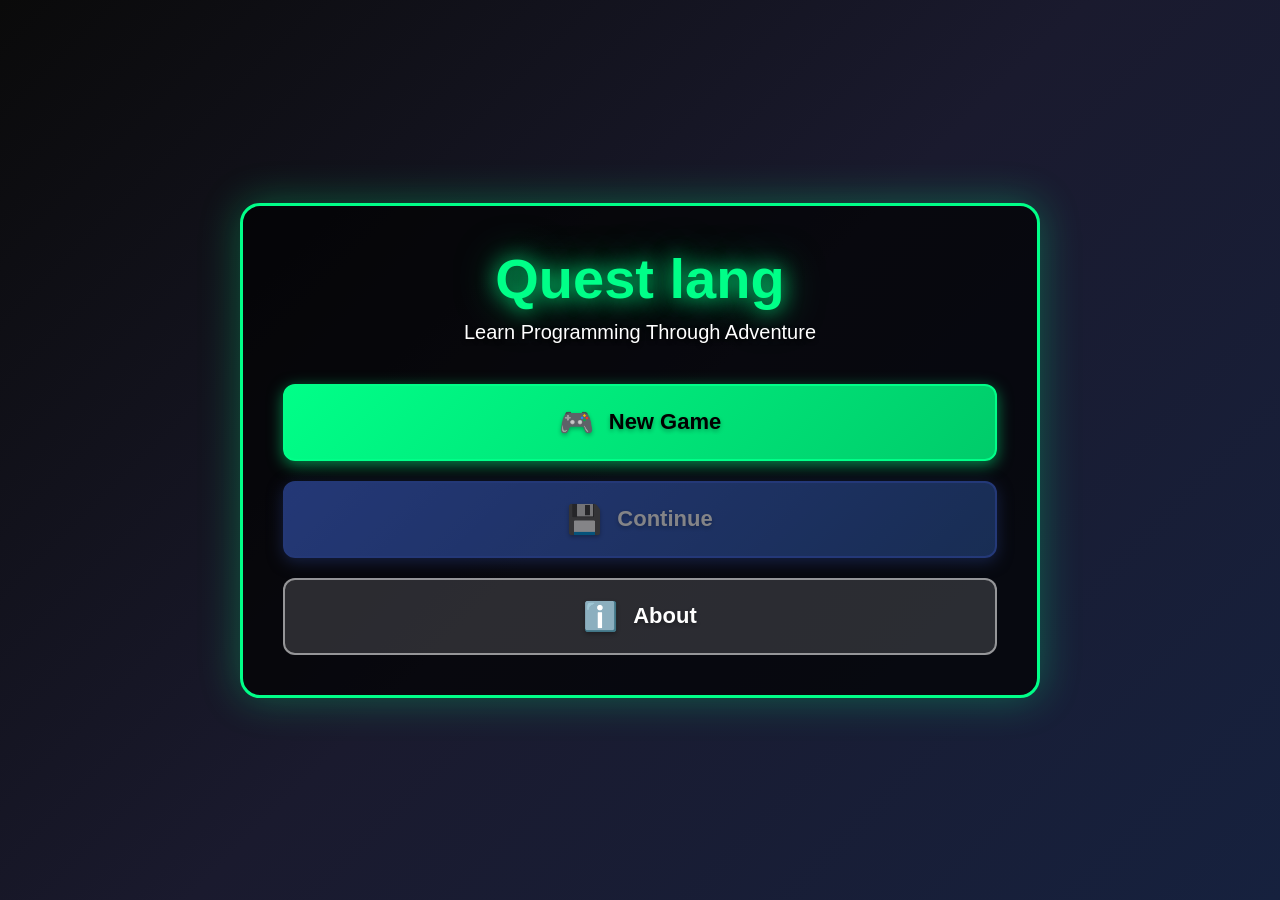
<file: index.html>
<!doctype html>
<html lang="en">
  <head>
    <meta charset="UTF-8" />
    <meta name="viewport" content="width=device-width, initial-scale=1.0, maximum-scale=1.0, user-scalable=no" />
    <meta name="apple-mobile-web-app-capable" content="yes" />
    <meta name="mobile-web-app-capable" content="yes" />
    <title>Quest of the IT Hero</title>
    <link rel="stylesheet" href="styles.css" />
  </head>
  <body>
    <!-- Main Menu -->
    <div id="main-menu" class="menu-screen">
      <div class="menu-container">
        <h1 class="game-logo">Quest lang</h1>
        <p class="game-subtitle">Learn Programming Through Adventure</p>

        <div class="menu-buttons">
          <button class="menu-btn primary" onclick="showDifficultyMenu()">
            <span class="btn-icon">🎮</span>
            New Game
          </button>
          <button
            class="menu-btn secondary"
            id="continue-btn"
            onclick="showSaveManagement()"
          >
            <span class="btn-icon">💾</span>
            Continue
          </button>
          <button
            class="menu-btn tertiary"
            onclick="alert('Credits: Digital Innovators Guild')"
          >
            <span class="btn-icon">ℹ️</span>
            About
          </button>
        </div>
      </div>
    </div>

    <!-- Save Management Screen -->
    <div id="save-management" class="menu-screen" style="display: none">
      <div class="menu-container">
        <h2 class="menu-title">Load Game</h2>
        <p class="menu-subtitle">Select a save file to continue your journey</p>

        <div id="save-slots" class="save-slots-container">
          <!-- Save slots will be populated here -->
        </div>

        <button class="menu-btn back-btn" onclick="showMainMenu()">
          ← Back to Menu
        </button>
      </div>
    </div>

    <!-- Difficulty Selection -->
    <div id="difficulty-menu" class="menu-screen" style="display: none">
      <div class="menu-container">
        <h2 class="menu-title">Choose Your Difficulty</h2>
        <p class="menu-subtitle">
          Select a challenge level that matches your programming experience
        </p>

        <div id="difficulty-options" class="difficulty-grid"></div>

        <button class="menu-btn back-btn" onclick="showMainMenu()">
          ← Back to Menu
        </button>
      </div>
    </div>

    <!-- Story Screen -->
    <div id="story-screen" class="menu-screen" style="display: none">
      <div class="story-container">
        <h2 id="story-title" class="story-title"></h2>
        <div id="story-text" class="story-text"></div>
        <button
          id="start-game-btn"
          class="menu-btn primary"
          onclick="startGame()"
          style="display: none"
        >
          Begin Your Journey →
        </button>
      </div>
    </div>

    <!-- Game Container -->
    <div id="game-container" style="display: none">
      <div id="top-bar">
        <div id="game-title">Quest of the IT Hero</div>
        <div id="top-stats">
          <span class="stat-item"
            >🎓 Level <span id="player-level">1</span></span
          >
          <span class="stat-item"
            >⭐ XP: <span id="player-xp">0</span>/<span id="player-xp-needed"
              >100</span
            ></span
          >
          <span class="stat-item"
            >🏆 Score: <span id="player-score">0</span></span
          >
        </div>
      </div>

      <canvas id="gameCanvas"></canvas>

      <div id="bottom-ui">
        <div id="quest-panel">
          <div class="panel-header">📋 Current Quest</div>
          <div id="current-quest">Explore the Digital World</div>
        </div>

        <div id="stats-panel">
          <div class="panel-header">📊 Progress</div>
          <div class="stat-row">
            <span>Missions Completed:</span>
            <span id="missions-completed">0</span>
          </div>
          <div class="stat-row">
            <span>Skills Learned:</span>
            <span id="player-skills">None yet</span>
          </div>
        </div>

        <div id="controls-panel">
          <div class="panel-header">🎮 Controls</div>
          <div class="control-item">
            <kbd>WASD</kbd> or <kbd>↑←↓→</kbd> Move
          </div>
          <div class="control-item"><kbd>E</kbd> Interact</div>
          <div class="control-item"><kbd>ESC</kbd> Menu</div>
          <button class="quit-btn" onclick="quitToMenu()">
            <span>🚪</span> Quit to Menu
          </button>
          <button
            class="quit-btn"
            onclick="interactWithWorld()"
            style="
              background: linear-gradient(135deg, #3498db 0%, #2980b9 100%);
              border-color: #3498db;
              margin-top: 10px;
            "
          >
            <span>🎯</span> Test Interact
          </button>
        </div>
      </div>

      <!-- Programming Puzzle Modal -->
      <div id="puzzle-container" style="display: none">
        <div id="puzzle-modal" class="puzzle-modal">
          <div class="puzzle-header">
            <h2 id="puzzle-title">Programming Challenge</h2>
            <span id="puzzle-difficulty" class="puzzle-difficulty-badge"></span>
          </div>
          <div class="puzzle-content">
            <p id="puzzle-question"></p>
            <div id="puzzle-options"></div>
            <p id="puzzle-result"></p>
          </div>
          <button class="puzzle-close-btn" onclick="closePuzzle()">
            ✕ Close
          </button>
        </div>
      </div>

      <!-- Dialogue Box -->
      <div id="dialogue-box" style="display: none">
        <p id="dialogue-speaker"></p>
        <p id="dialogue-text"></p>
      </div>
      
      <!-- Mobile Controls -->
      <div id="mobile-controls" class="mobile-controls">
        <div class="joystick-container" id="joystick-container">
          <div class="joystick-base">
            <div class="joystick-stick" id="joystick-stick"></div>
          </div>
        </div>
        <div class="action-buttons">
          <button class="action-btn interact-btn" ontouchstart="interactWithWorld()" onclick="interactWithWorld()">E<br><span>Interact</span></button>
          <button class="action-btn menu-btn" ontouchstart="quitToMenu()" onclick="quitToMenu()">⚙️<br><span>Menu</span></button>
        </div>
      </div>
    </div>

    <script src="menu.js"></script>
    <script src="map.js"></script>
    <script src="missions.js"></script>
    <script src="game.js"></script>
  </body>
</html>
</file>
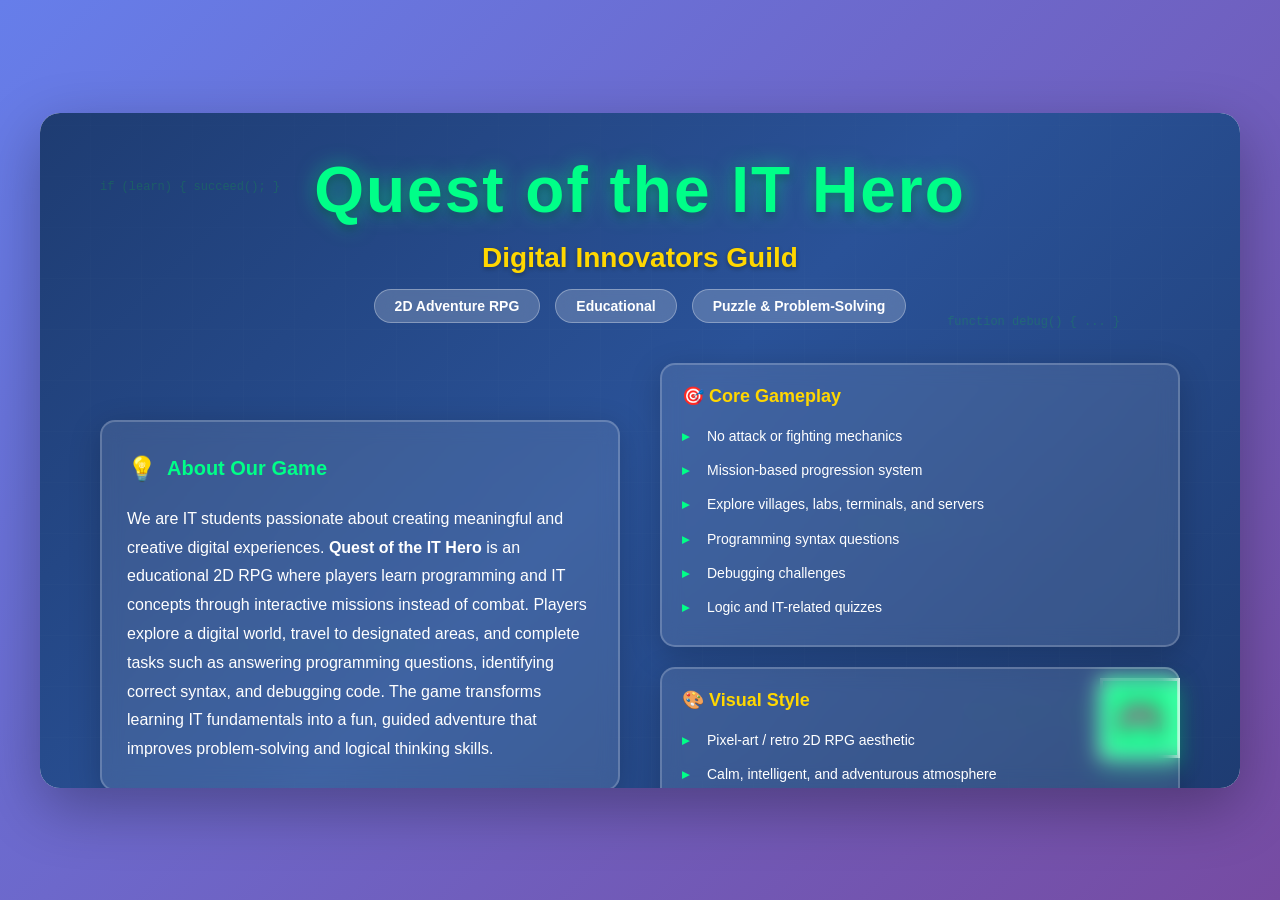
<file: presentation.html>
<!DOCTYPE html>
<html lang="en">
<head>
    <meta charset="UTF-8">
    <meta name="viewport" content="width=device-width, initial-scale=1.0">
    <title>Quest of the IT Hero - Presentation</title>
    <style>
        * {
            margin: 0;
            padding: 0;
            box-sizing: border-box;
        }

        body {
            font-family: 'Segoe UI', Tahoma, Geneva, Verdana, sans-serif;
            background: linear-gradient(135deg, #667eea 0%, #764ba2 100%);
            min-height: 100vh;
            display: flex;
            justify-content: center;
            align-items: center;
            padding: 20px;
        }

        .slide-container {
            background: white;
            width: 100%;
            max-width: 1200px;
            aspect-ratio: 16/9;
            border-radius: 20px;
            box-shadow: 0 20px 60px rgba(0, 0, 0, 0.3);
            overflow: hidden;
            position: relative;
        }

        .slide-content {
            height: 100%;
            display: flex;
            flex-direction: column;
            position: relative;
            background: linear-gradient(135deg, #1e3c72 0%, #2a5298 50%, #1e3c72 100%);
        }

        /* Animated background elements */
        .bg-pattern {
            position: absolute;
            top: 0;
            left: 0;
            width: 100%;
            height: 100%;
            opacity: 0.1;
            background-image: 
                repeating-linear-gradient(0deg, transparent, transparent 50px, rgba(255,255,255,0.1) 50px, rgba(255,255,255,0.1) 51px),
                repeating-linear-gradient(90deg, transparent, transparent 50px, rgba(255,255,255,0.1) 50px, rgba(255,255,255,0.1) 51px);
            animation: gridMove 20s linear infinite;
        }

        @keyframes gridMove {
            0% { transform: translate(0, 0); }
            100% { transform: translate(50px, 50px); }
        }

        .code-snippets {
            position: absolute;
            width: 100%;
            height: 100%;
            overflow: hidden;
            opacity: 0.15;
        }

        .code-snippet {
            position: absolute;
            color: #00ff00;
            font-family: 'Courier New', monospace;
            font-size: 12px;
            animation: float 15s infinite;
        }

        .code-snippet:nth-child(1) { top: 10%; left: 5%; animation-delay: 0s; }
        .code-snippet:nth-child(2) { top: 30%; right: 10%; animation-delay: 2s; }
        .code-snippet:nth-child(3) { bottom: 20%; left: 15%; animation-delay: 4s; }
        .code-snippet:nth-child(4) { top: 60%; right: 20%; animation-delay: 6s; }
        .code-snippet:nth-child(5) { bottom: 10%; right: 5%; animation-delay: 8s; }

        @keyframes float {
            0%, 100% { transform: translateY(0px); opacity: 0.15; }
            50% { transform: translateY(-20px); opacity: 0.3; }
        }

        .header {
            text-align: center;
            padding: 40px 60px 20px;
            position: relative;
            z-index: 10;
        }

        .game-title {
            font-size: 64px;
            font-weight: bold;
            color: #00ff88;
            text-shadow: 0 0 20px rgba(0, 255, 136, 0.5), 0 4px 8px rgba(0, 0, 0, 0.3);
            margin-bottom: 15px;
            letter-spacing: 2px;
            animation: glow 2s ease-in-out infinite alternate;
        }

        @keyframes glow {
            from { text-shadow: 0 0 20px rgba(0, 255, 136, 0.5), 0 4px 8px rgba(0, 0, 0, 0.3); }
            to { text-shadow: 0 0 30px rgba(0, 255, 136, 0.8), 0 4px 12px rgba(0, 0, 0, 0.4); }
        }

        .team-name {
            font-size: 28px;
            color: #ffd700;
            font-weight: 600;
            margin-bottom: 10px;
            text-shadow: 0 2px 4px rgba(0, 0, 0, 0.3);
        }

        .genre-tags {
            display: flex;
            justify-content: center;
            gap: 15px;
            margin-top: 15px;
        }

        .tag {
            background: rgba(255, 255, 255, 0.2);
            backdrop-filter: blur(10px);
            padding: 8px 20px;
            border-radius: 20px;
            color: white;
            font-size: 14px;
            font-weight: 600;
            border: 1px solid rgba(255, 255, 255, 0.3);
        }

        .main-content {
            flex: 1;
            display: flex;
            padding: 20px 60px;
            gap: 40px;
            position: relative;
            z-index: 10;
        }

        .left-section {
            flex: 1;
            display: flex;
            flex-direction: column;
            justify-content: center;
        }

        .intro-box {
            background: rgba(255, 255, 255, 0.1);
            backdrop-filter: blur(10px);
            border: 2px solid rgba(255, 255, 255, 0.2);
            border-radius: 15px;
            padding: 25px;
            color: white;
            line-height: 1.8;
            font-size: 16px;
            box-shadow: 0 8px 32px rgba(0, 0, 0, 0.2);
        }

        .intro-title {
            font-size: 20px;
            font-weight: bold;
            color: #00ff88;
            margin-bottom: 15px;
            display: flex;
            align-items: center;
            gap: 10px;
        }

        .intro-title::before {
            content: "💡";
            font-size: 24px;
        }

        .right-section {
            flex: 1;
            display: flex;
            flex-direction: column;
            gap: 20px;
        }

        .feature-box {
            background: rgba(255, 255, 255, 0.1);
            backdrop-filter: blur(10px);
            border: 2px solid rgba(255, 255, 255, 0.2);
            border-radius: 15px;
            padding: 20px;
            color: white;
            box-shadow: 0 8px 32px rgba(0, 0, 0, 0.2);
        }

        .feature-title {
            font-size: 18px;
            font-weight: bold;
            color: #ffd700;
            margin-bottom: 12px;
            display: flex;
            align-items: center;
            gap: 10px;
        }

        .feature-list {
            list-style: none;
            padding: 0;
        }

        .feature-list li {
            padding: 6px 0;
            padding-left: 25px;
            position: relative;
            font-size: 14px;
            line-height: 1.6;
        }

        .feature-list li::before {
            content: "▸";
            position: absolute;
            left: 0;
            color: #00ff88;
            font-weight: bold;
        }

        .footer {
            text-align: center;
            padding: 20px;
            background: rgba(0, 0, 0, 0.3);
            color: rgba(255, 255, 255, 0.8);
            font-size: 14px;
            position: relative;
            z-index: 10;
        }

        .pixel-hero {
            position: absolute;
            bottom: 30px;
            right: 60px;
            width: 80px;
            height: 80px;
            background: #00ff88;
            border: 3px solid white;
            box-shadow: 0 8px 20px rgba(0, 255, 136, 0.4);
            animation: bounce 2s ease-in-out infinite;
        }

        @keyframes bounce {
            0%, 100% { transform: translateY(0); }
            50% { transform: translateY(-15px); }
        }

        .pixel-hero::after {
            content: "🎮";
            position: absolute;
            top: 50%;
            left: 50%;
            transform: translate(-50%, -50%);
            font-size: 40px;
        }

        @media print {
            body {
                background: white;
            }
            .slide-container {
                max-width: 100%;
                box-shadow: none;
            }
        }
    </style>
</head>
<body>
    <div class="slide-container">
        <div class="slide-content">
            <!-- Animated Background -->
            <div class="bg-pattern"></div>
            <div class="code-snippets">
                <div class="code-snippet">if (learn) { succeed(); }</div>
                <div class="code-snippet">function debug() { ... }</div>
                <div class="code-snippet">while (exploring) { solve(); }</div>
                <div class="code-snippet">class ITHero { ... }</div>
                <div class="code-snippet">const quest = new Adventure();</div>
            </div>

            <!-- Header -->
            <div class="header">
                <h1 class="game-title">Quest of the IT Hero</h1>
                <h2 class="team-name">Digital Innovators Guild</h2>
                <div class="genre-tags">
                    <span class="tag">2D Adventure RPG</span>
                    <span class="tag">Educational</span>
                    <span class="tag">Puzzle & Problem-Solving</span>
                </div>
            </div>

            <!-- Main Content -->
            <div class="main-content">
                <div class="left-section">
                    <div class="intro-box">
                        <div class="intro-title">About Our Game</div>
                        <p>
                            We are IT students passionate about creating meaningful and creative digital experiences. 
                            <strong>Quest of the IT Hero</strong> is an educational 2D RPG where players learn programming 
                            and IT concepts through interactive missions instead of combat. Players explore a digital world, 
                            travel to designated areas, and complete tasks such as answering programming questions, 
                            identifying correct syntax, and debugging code. The game transforms learning IT fundamentals 
                            into a fun, guided adventure that improves problem-solving and logical thinking skills.
                        </p>
                    </div>
                </div>

                <div class="right-section">
                    <div class="feature-box">
                        <div class="feature-title">🎯 Core Gameplay</div>
                        <ul class="feature-list">
                            <li>No attack or fighting mechanics</li>
                            <li>Mission-based progression system</li>
                            <li>Explore villages, labs, terminals, and servers</li>
                            <li>Programming syntax questions</li>
                            <li>Debugging challenges</li>
                            <li>Logic and IT-related quizzes</li>
                        </ul>
                    </div>

                    <div class="feature-box">
                        <div class="feature-title">🎨 Visual Style</div>
                        <ul class="feature-list">
                            <li>Pixel-art / retro 2D RPG aesthetic</li>
                            <li>Calm, intelligent, and adventurous atmosphere</li>
                            <li>Focus on learning and exploration</li>
                        </ul>
                    </div>
                </div>
            </div>

            <!-- Pixel Hero Icon -->
            <div class="pixel-hero"></div>

            <!-- Footer -->
            <div class="footer">
                An Educational Gaming Experience | Transforming IT Learning into Adventure
            </div>
        </div>
    </div>
</body>
</html>
</file>
<file: styles.css>
:root {
    --theme-primary: #1a1a2e;
    --theme-secondary: #16213e;
    --theme-accent: #00ff88;
    --theme-bg: linear-gradient(135deg, #1a1a2e 0%, #16213e 100%);
    --theme-text: #ffffff;
}

* {
    margin: 0;
    padding: 0;
    box-sizing: border-box;
}

body {
    font-family: 'Segoe UI', Tahoma, Geneva, Verdana, sans-serif;
    background: linear-gradient(135deg, #1e3c72 0%, #2a5298 100%);
    overflow: hidden;
    height: 100vh;
    color: var(--theme-text);
}

#game-container {
    width: 100vw;
    height: 100vh;
    display: flex;
    flex-direction: column;
    background: #0a0a0a;
}

/* Top Bar */
#top-bar {
    background: var(--theme-bg);
    padding: 15px 30px;
    display: flex;
    justify-content: space-between;
    align-items: center;
    border-bottom: 3px solid var(--theme-accent);
    box-shadow: 0 4px 15px rgba(0, 0, 0, 0.3);
    transition: all 0.5s ease;
}

#game-title {
    font-size: 28px;
    font-weight: bold;
    color: var(--theme-accent);
    text-shadow: 0 0 10px rgba(255, 255, 255, 0.3);
    letter-spacing: 1px;
}

#top-stats {
    display: flex;
    gap: 30px;
}

.stat-item {
    font-size: 16px;
    font-weight: 600;
    color: var(--theme-text);
    background: rgba(255, 255, 255, 0.15);
    padding: 8px 16px;
    border-radius: 20px;
    border: 2px solid var(--theme-accent);
    transition: all 0.5s ease;
}

.stat-item span {
    color: var(--theme-accent);
    font-weight: 700;
}

/* Canvas */
#gameCanvas {
    flex: 1;
    width: 100%;
    background: #1a1a1a;
    image-rendering: pixelated;
    image-rendering: crisp-edges;
}

/* Bottom UI */
#bottom-ui {
    background: var(--theme-bg);
    padding: 20px 30px;
    display: grid;
    grid-template-columns: 2fr 1.5fr 1fr;
    gap: 20px;
    border-top: 3px solid var(--theme-accent);
    box-shadow: 0 -4px 15px rgba(0, 0, 0, 0.3);
    transition: all 0.5s ease;
}

#quest-panel,
#stats-panel,
#controls-panel {
    background: rgba(255, 255, 255, 0.1);
    border: 2px solid var(--theme-accent);
    border-radius: 10px;
    padding: 15px;
    backdrop-filter: blur(10px);
    transition: all 0.5s ease;
}

.panel-header {
    font-size: 16px;
    font-weight: bold;
    color: var(--theme-accent);
    margin-bottom: 10px;
    padding-bottom: 8px;
    border-bottom: 2px solid var(--theme-accent);
}

#current-quest {
    color: var(--theme-text);
    font-size: 15px;
    line-height: 1.6;
}

.stat-row {
    display: flex;
    justify-content: space-between;
    padding: 8px 0;
    color: var(--theme-text);
    font-size: 14px;
}

.stat-row span:last-child {
    color: var(--theme-accent);
    font-weight: 600;
}

.control-item {
    padding: 6px 0;
    color: var(--theme-text);
    font-size: 14px;
}

.quit-btn {
    margin-top: 15px;
    width: 100%;
    padding: 12px 20px;
    background: linear-gradient(135deg, #e74c3c 0%, #c0392b 100%);
    color: #ffffff;
    border: 2px solid #e74c3c;
    border-radius: 8px;
    font-size: 15px;
    font-weight: 700;
    cursor: pointer;
    transition: all 0.3s;
    display: flex;
    align-items: center;
    justify-content: center;
    gap: 8px;
    font-family: 'Segoe UI', sans-serif;
}

.quit-btn:hover {
    background: linear-gradient(135deg, #f75c4c 0%, #d0493b 100%);
    transform: translateY(-2px);
    box-shadow: 0 4px 15px rgba(231, 76, 60, 0.6);
}

.quit-btn span {
    font-size: 18px;
}

kbd {
    background: rgba(255, 255, 255, 0.15);
    border: 2px solid var(--theme-accent);
    border-radius: 4px;
    padding: 3px 8px;
    font-family: monospace;
    font-size: 13px;
    color: var(--theme-accent);
    box-shadow: 0 2px 4px rgba(0, 0, 0, 0.3);
    font-weight: 600;
}

/* Puzzle Modal */
#puzzle-container {
    position: fixed;
    top: 0;
    left: 0;
    width: 100%;
    height: 100%;
    background: rgba(0, 0, 0, 0.9);
    display: flex;
    justify-content: center;
    align-items: center;
    z-index: 1000;
    backdrop-filter: blur(8px);
}

.puzzle-modal {
    max-width: 700px;
    width: 90%;
    text-align: center;
    animation: modalSlideIn 0.4s ease-out;
    position: relative;
    margin: 50px 0;
}

/* Monitor Style (for programming puzzles) */
.puzzle-modal.monitor-style {
    background: linear-gradient(135deg, #1a1a1a 0%, #2c3e50 100%);
    border: 8px solid #34495e;
    border-radius: 20px;
    padding: 0;
    box-shadow: 
        0 0 60px rgba(52, 152, 219, 0.6),
        inset 0 0 20px rgba(0, 0, 0, 0.5);
}

.puzzle-modal.monitor-style::before {
    content: '';
    position: absolute;
    top: -30px;
    left: 50%;
    transform: translateX(-50%);
    width: 60px;
    height: 20px;
    background: #34495e;
    border-radius: 10px 10px 0 0;
    z-index: -1;
}

.puzzle-modal.monitor-style::after {
    content: '';
    position: absolute;
    bottom: -40px;
    left: 50%;
    transform: translateX(-50%);
    width: 200px;
    height: 40px;
    background: linear-gradient(to bottom, #34495e, #2c3e50);
    border-radius: 0 0 10px 10px;
    box-shadow: 0 5px 15px rgba(0, 0, 0, 0.5);
    z-index: -1;
}

.puzzle-modal.monitor-style .puzzle-header {
    background: linear-gradient(135deg, #2c3e50 0%, #34495e 100%);
    padding: 25px 60px 25px 25px;
    border-radius: 12px 12px 0 0;
    border-bottom: 3px solid #3498db;
    display: flex;
    justify-content: space-between;
    align-items: center;
    position: relative;
}

.puzzle-modal.monitor-style .puzzle-content {
    background: #0a0a0a;
    padding: 35px;
    border-radius: 0 0 12px 12px;
    min-height: 300px;
}

.puzzle-modal.monitor-style #puzzle-question {
    color: #00ff88;
    font-family: 'Courier New', monospace;
    font-size: 18px;
    line-height: 1.8;
    text-shadow: 0 0 10px rgba(0, 255, 136, 0.5);
    background: rgba(0, 255, 136, 0.05);
    padding: 20px;
    border-radius: 8px;
    border-left: 4px solid #00ff88;
}

/* Paper Style (for general quizzes) */
.puzzle-modal.paper-style {
    background: linear-gradient(135deg, #f5f5dc 0%, #fffef0 100%);
    border: 5px solid #8b7355;
    border-radius: 15px;
    padding: 0;
    box-shadow: 
        0 10px 40px rgba(0, 0, 0, 0.4),
        inset 0 0 30px rgba(139, 115, 85, 0.1);
    position: relative;
}

.puzzle-modal.paper-style::before {
    content: '';
    position: absolute;
    top: 20px;
    left: 20px;
    right: 20px;
    bottom: 20px;
    border: 2px solid rgba(139, 115, 85, 0.2);
    border-radius: 10px;
    pointer-events: none;
    z-index: 0;
}

.puzzle-modal.paper-style .puzzle-header {
    background: linear-gradient(135deg, #d2691e 0%, #cd853f 100%);
    padding: 25px 60px 25px 25px;
    border-radius: 10px 10px 0 0;
    border-bottom: 3px solid #8b4513;
    display: flex;
    justify-content: space-between;
    align-items: center;
    position: relative;
    z-index: 1;
}

.puzzle-modal.paper-style .puzzle-content {
    background: transparent;
    padding: 35px;
    border-radius: 0 0 10px 10px;
    min-height: 300px;
    position: relative;
    z-index: 1;
}

.puzzle-modal.paper-style #puzzle-question {
    color: #2c3e50;
    font-family: 'Georgia', serif;
    font-size: 19px;
    line-height: 1.8;
    background: rgba(255, 255, 255, 0.5);
    padding: 20px;
    border-radius: 8px;
    border-left: 4px solid #d2691e;
    text-shadow: 0 1px 1px rgba(255, 255, 255, 0.8);
}

@keyframes modalSlideIn {
    from {
        transform: translateY(-50px) scale(0.9);
        opacity: 0;
    }
    to {
        transform: translateY(0) scale(1);
        opacity: 1;
    }
}

.puzzle-header h2 {
    margin: 0;
    font-size: 26px;
    text-shadow: 0 2px 4px rgba(0, 0, 0, 0.3);
}

.puzzle-modal.monitor-style .puzzle-header h2 {
    color: #3498db;
    text-shadow: 0 0 15px rgba(52, 152, 219, 0.8);
}

.puzzle-modal.paper-style .puzzle-header h2 {
    color: #ffffff;
}

.puzzle-difficulty-badge {
    background: rgba(0, 0, 0, 0.3);
    padding: 8px 16px;
    border-radius: 20px;
    font-size: 14px;
    font-weight: 700;
    color: #ffd700;
    border: 2px solid rgba(255, 215, 0, 0.5);
}

.puzzle-content {
    display: flex;
    flex-direction: column;
    gap: 25px;
}

#puzzle-question {
    margin: 0 0 25px 0;
    font-weight: 500;
}

#puzzle-options {
    display: flex;
    flex-direction: column;
    gap: 15px;
}

.puzzle-option {
    padding: 18px 25px;
    font-family: 'Segoe UI', sans-serif;
    font-size: 17px;
    cursor: pointer;
    border-radius: 10px;
    transition: all 0.3s;
    font-weight: 600;
    border: 3px solid transparent;
}

.puzzle-modal.monitor-style .puzzle-option {
    background: rgba(52, 152, 219, 0.2);
    color: #ffffff;
    border-color: #3498db;
}

.puzzle-modal.monitor-style .puzzle-option:hover {
    background: #3498db;
    color: #000000;
    transform: translateX(10px);
    box-shadow: 0 5px 20px rgba(52, 152, 219, 0.6);
}

.puzzle-modal.paper-style .puzzle-option {
    background: rgba(255, 255, 255, 0.8);
    color: #2c3e50;
    border-color: #d2691e;
}

.puzzle-modal.paper-style .puzzle-option:hover {
    background: #d2691e;
    color: #ffffff;
    transform: translateX(10px);
    box-shadow: 0 5px 20px rgba(210, 105, 30, 0.5);
}

#puzzle-result {
    margin-top: 20px;
    font-size: 20px;
    font-weight: bold;
    min-height: 30px;
    padding: 15px;
    border-radius: 8px;
}

.puzzle-close-btn {
    position: absolute;
    top: 10px;
    right: 10px;
    background: rgba(231, 76, 60, 0.95);
    color: #ffffff;
    border: 2px solid rgba(255, 255, 255, 0.3);
    padding: 8px 15px;
    border-radius: 8px;
    font-size: 14px;
    font-weight: 700;
    cursor: pointer;
    transition: all 0.3s;
    z-index: 1001;
    box-shadow: 0 2px 8px rgba(0, 0, 0, 0.3);
}

.puzzle-close-btn:hover {
    background: #c0392b;
    transform: scale(1.05);
    box-shadow: 0 4px 15px rgba(231, 76, 60, 0.6);
}

.puzzle-modal.monitor-style .puzzle-close-btn {
    background: rgba(231, 76, 60, 0.95);
    border-color: #e74c3c;
}

.puzzle-modal.paper-style .puzzle-close-btn {
    background: rgba(139, 69, 19, 0.95);
    border-color: #8b4513;
}

.puzzle-modal.paper-style .puzzle-close-btn:hover {
    background: #654321;
}

/* Dialogue Box */
#dialogue-box {
    position: fixed;
    bottom: 180px;
    left: 50%;
    transform: translateX(-50%);
    background: linear-gradient(135deg, #2c3e50 0%, #34495e 100%);
    border: 4px solid #3498db;
    border-radius: 15px;
    padding: 25px 35px;
    min-width: 500px;
    max-width: 750px;
    z-index: 500;
    box-shadow: 
        0 10px 40px rgba(0, 0, 0, 0.6),
        0 0 20px rgba(52, 152, 219, 0.4);
    animation: dialogueFadeIn 0.3s ease-out;
}

@keyframes dialogueFadeIn {
    from {
        opacity: 0;
        transform: translateX(-50%) translateY(20px);
    }
    to {
        opacity: 1;
        transform: translateX(-50%) translateY(0);
    }
}

#dialogue-speaker {
    color: #3498db;
    font-weight: bold;
    font-size: 18px;
    margin-bottom: 12px;
    text-transform: uppercase;
    letter-spacing: 1.5px;
    text-shadow: 0 0 10px rgba(52, 152, 219, 0.6);
    display: flex;
    align-items: center;
    gap: 10px;
}

#dialogue-speaker::before {
    content: '💬';
    font-size: 22px;
}

#dialogue-text {
    color: #ffffff;
    font-size: 17px;
    line-height: 1.8;
    font-weight: 500;
    text-shadow: 0 1px 2px rgba(0, 0, 0, 0.5);
}

/* Responsive Design */
@media (max-width: 1200px) {
    #bottom-ui {
        grid-template-columns: 1fr;
        gap: 15px;
        padding: 15px 20px;
    }
    
    #top-stats {
        gap: 15px;
    }
    
    .stat-item {
        font-size: 14px;
        padding: 6px 12px;
    }
}

@media (max-width: 768px) {
    #game-title {
        font-size: 20px;
    }
    
    #top-bar {
        padding: 10px 15px;
    }
    
    #puzzle-modal {
        padding: 25px;
    }
}

/* Menu Screens */
.menu-screen {
    position: fixed;
    top: 0;
    left: 0;
    width: 100vw;
    height: 100vh;
    background: linear-gradient(135deg, #0a0a0a 0%, #1a1a2e 50%, #16213e 100%);
    display: flex;
    justify-content: center;
    align-items: center;
    z-index: 2000;
    overflow-y: auto;
    padding: 20px;
}

.menu-container {
    text-align: center;
    width: 100%;
    max-width: 800px;
    padding: 40px;
    background: rgba(0, 0, 0, 0.7);
    border-radius: 20px;
    border: 3px solid #00ff88;
    box-shadow: 0 0 40px rgba(0, 255, 136, 0.3);
    margin: auto;
}

.game-logo {
    font-size: 56px;
    font-weight: bold;
    color: #00ff88;
    text-shadow: 0 0 20px rgba(0, 255, 136, 0.8), 0 0 40px rgba(0, 255, 136, 0.5);
    margin-bottom: 10px;
    animation: glow 2s ease-in-out infinite alternate;
}

@keyframes glow {
    from { text-shadow: 0 0 20px rgba(0, 255, 136, 0.8), 0 0 40px rgba(0, 255, 136, 0.5); }
    to { text-shadow: 0 0 30px rgba(0, 255, 136, 1), 0 0 60px rgba(0, 255, 136, 0.7); }
}

.game-subtitle, .menu-subtitle {
    font-size: 20px;
    color: #ffffff;
    margin-bottom: 40px;
    text-shadow: 0 2px 4px rgba(0, 0, 0, 0.8);
    font-weight: 500;
}

.menu-title {
    font-size: 40px;
    color: #00ff88;
    margin-bottom: 15px;
    text-shadow: 0 0 15px rgba(0, 255, 136, 0.6);
    font-weight: bold;
}

.menu-buttons {
    display: flex;
    flex-direction: column;
    gap: 20px;
    margin-top: 40px;
}

.menu-btn {
    padding: 20px 40px;
    font-size: 22px;
    font-weight: 700;
    border: none;
    border-radius: 12px;
    cursor: pointer;
    transition: all 0.3s;
    display: flex;
    align-items: center;
    justify-content: center;
    gap: 15px;
    font-family: 'Segoe UI', sans-serif;
    text-shadow: 0 2px 4px rgba(0, 0, 0, 0.3);
}

.menu-btn.primary {
    background: linear-gradient(135deg, #00ff88 0%, #00cc6a 100%);
    color: #000000;
    box-shadow: 0 4px 15px rgba(0, 255, 136, 0.5);
    border: 2px solid #00ff88;
}

.menu-btn.primary:hover {
    transform: translateY(-3px);
    box-shadow: 0 6px 25px rgba(0, 255, 136, 0.7);
    background: linear-gradient(135deg, #00ffaa 0%, #00dd7a 100%);
}

.menu-btn.secondary {
    background: linear-gradient(135deg, #4169e1 0%, #2a5298 100%);
    color: #ffffff;
    box-shadow: 0 4px 15px rgba(65, 105, 225, 0.5);
    border: 2px solid #4169e1;
}

.menu-btn.secondary:hover {
    transform: translateY(-3px);
    box-shadow: 0 6px 25px rgba(65, 105, 225, 0.7);
    background: linear-gradient(135deg, #5179f1 0%, #3a62a8 100%);
}

.menu-btn.tertiary {
    background: rgba(255, 255, 255, 0.15);
    color: #ffffff;
    border: 2px solid rgba(255, 255, 255, 0.5);
    font-weight: 600;
}

.menu-btn.tertiary:hover {
    background: rgba(255, 255, 255, 0.25);
    transform: translateY(-3px);
    border-color: #ffffff;
}

.menu-btn.danger {
    background: linear-gradient(135deg, #e74c3c 0%, #c0392b 100%);
    color: #ffffff;
    border: 2px solid #e74c3c;
    font-weight: 600;
}

.menu-btn.danger:hover {
    background: linear-gradient(135deg, #f75c4c 0%, #d0493b 100%);
    transform: translateY(-3px);
    box-shadow: 0 6px 25px rgba(231, 76, 60, 0.7);
}

.menu-btn:disabled {
    opacity: 0.4;
    cursor: not-allowed;
    transform: none !important;
}

.btn-icon {
    font-size: 28px;
}

/* Difficulty Selection */
.difficulty-grid {
    display: grid;
    grid-template-columns: repeat(2, 1fr);
    gap: 25px;
    margin: 30px 0;
    width: 100%;
}

.difficulty-card {
    background: rgba(0, 0, 0, 0.6);
    border: 3px solid rgba(0, 255, 136, 0.4);
    border-radius: 15px;
    padding: 30px 20px;
    cursor: pointer;
    transition: all 0.3s;
    text-align: center;
    min-height: 280px;
    display: flex;
    flex-direction: column;
    justify-content: space-between;
}

.difficulty-card:hover {
    background: rgba(0, 255, 136, 0.15);
    border-color: #00ff88;
    transform: translateY(-8px);
    box-shadow: 0 10px 30px rgba(0, 255, 136, 0.5);
}

.difficulty-icon {
    font-size: 56px;
    margin-bottom: 15px;
    filter: drop-shadow(0 0 10px rgba(255, 255, 255, 0.5));
}

.difficulty-card h3 {
    color: #00ff88;
    font-size: 28px;
    margin-bottom: 12px;
    font-weight: bold;
    text-shadow: 0 0 10px rgba(0, 255, 136, 0.5);
}

.difficulty-card p {
    color: #ffffff;
    font-size: 16px;
    line-height: 1.8;
    margin-bottom: 20px;
    font-weight: 500;
    flex-grow: 1;
    display: flex;
    align-items: center;
    justify-content: center;
}

.difficulty-stats {
    display: flex;
    justify-content: space-around;
    margin-top: 20px;
    padding-top: 20px;
    border-top: 2px solid rgba(0, 255, 136, 0.3);
}

.difficulty-stats span {
    color: #ffd700;
    font-size: 15px;
    font-weight: 700;
    text-shadow: 0 2px 4px rgba(0, 0, 0, 0.5);
}

.back-btn {
    margin-top: 30px;
    background: rgba(0, 0, 0, 0.6);
    color: #ffffff;
    border: 2px solid rgba(255, 255, 255, 0.5);
    padding: 14px 35px;
    font-size: 18px;
    font-weight: 600;
}

.back-btn:hover {
    background: rgba(255, 255, 255, 0.1);
    border-color: #ffffff;
}

/* Story Screen */
.story-container {
    max-width: 800px;
    text-align: center;
    padding: 50px;
    background: rgba(0, 0, 0, 0.8);
    border-radius: 20px;
    border: 3px solid #00ff88;
    box-shadow: 0 0 40px rgba(0, 255, 136, 0.4);
}

.story-title {
    font-size: 42px;
    color: #00ff88;
    margin-bottom: 35px;
    font-weight: bold;
    text-shadow: 0 0 20px rgba(0, 255, 136, 0.6);
}

.story-text {
    color: #ffffff;
    font-size: 20px;
    line-height: 2.2;
    margin-bottom: 40px;
    font-weight: 500;
}

.story-text p {
    margin: 25px 0;
    opacity: 0;
    text-shadow: 0 2px 4px rgba(0, 0, 0, 0.8);
}

/* Responsive */
@media (max-width: 768px) {
    .difficulty-grid {
        grid-template-columns: 1fr;
    }
    
    .game-logo {
        font-size: 36px;
    }
    
    .menu-btn {
        font-size: 18px;
        padding: 16px 30px;
    }
    
    .menu-container {
        padding: 30px 20px;
    }
}

/* Tablet menu adjustments */
@media (max-width: 991px) and (min-width: 769px) {
    .menu-container {
        max-width: 90%;
        padding: 35px 25px;
    }
    
    .game-logo {
        font-size: 48px;
    }
    
    .game-subtitle, .menu-subtitle {
        font-size: 18px;
    }
    
    .menu-btn {
        font-size: 20px;
        padding: 18px 35px;
    }
    
    .difficulty-grid {
        grid-template-columns: 1fr 1fr;
        gap: 20px;
    }
    
    .difficulty-card {
        padding: 25px 15px;
        min-height: 260px;
    }
    
    .difficulty-icon {
        font-size: 50px;
    }
    
    .difficulty-card h3 {
        font-size: 26px;
    }
    
    .difficulty-card p {
        font-size: 15px;
    }
}

/* Laptop menu adjustments */
@media (max-width: 1199px) and (min-width: 992px) {
    .menu-container {
        max-width: 85%;
    }
    
    .game-logo {
        font-size: 52px;
    }
    
    .difficulty-grid {
        grid-template-columns: repeat(2, 1fr);
    }
    
    .difficulty-card {
        min-height: 270px;
    }
}

/* Large desktop menu */
@media (min-width: 1921px) {
    .menu-container {
        max-width: 1000px;
        padding: 50px;
    }
    
    .game-logo {
        font-size: 64px;
    }
    
    .game-subtitle, .menu-subtitle {
        font-size: 24px;
    }
    
    .menu-btn {
        font-size: 24px;
        padding: 22px 45px;
    }
    
    .btn-icon {
        font-size: 32px;
    }
    
    .difficulty-grid {
        grid-template-columns: repeat(2, 1fr);
        gap: 30px;
    }
    
    .difficulty-card {
        padding: 35px 25px;
        min-height: 320px;
    }
    
    .difficulty-icon {
        font-size: 64px;
    }
    
    .difficulty-card h3 {
        font-size: 32px;
    }
    
    .difficulty-card p {
        font-size: 18px;
    }
    
    .difficulty-stats span {
        font-size: 16px;
    }
}

/* Zoom level adjustments */
@media (min-width: 769px) {
    .menu-screen {
        padding: 40px 20px;
    }
    
    .menu-container {
        max-height: 90vh;
        overflow-y: auto;
    }
}


/* Save Management Screen */
.save-slots-container {
    display: flex;
    flex-direction: column;
    gap: 20px;
    margin: 30px 0;
    max-height: 500px;
    overflow-y: auto;
}

.save-slot {
    background: rgba(0, 0, 0, 0.6);
    border: 3px solid rgba(0, 255, 136, 0.4);
    border-radius: 15px;
    padding: 25px;
    display: flex;
    align-items: center;
    gap: 20px;
    cursor: pointer;
    transition: all 0.3s;
}

.save-slot:hover {
    background: rgba(0, 255, 136, 0.15);
    border-color: #00ff88;
    transform: translateX(5px);
    box-shadow: 0 5px 20px rgba(0, 255, 136, 0.4);
}

.save-slot.new-game-slot {
    border-color: rgba(255, 215, 0, 0.6);
    border-style: dashed;
}

.save-slot.new-game-slot:hover {
    background: rgba(255, 215, 0, 0.15);
    border-color: #ffd700;
    box-shadow: 0 5px 20px rgba(255, 215, 0, 0.4);
}

.save-slot-icon {
    font-size: 48px;
    min-width: 60px;
    text-align: center;
    filter: drop-shadow(0 0 10px rgba(255, 255, 255, 0.5));
}

.save-slot-info {
    flex: 1;
    text-align: left;
}

.save-slot-info h3 {
    color: #00ff88;
    font-size: 24px;
    margin-bottom: 8px;
    font-weight: bold;
    text-shadow: 0 0 10px rgba(0, 255, 136, 0.5);
}

.save-slot.new-game-slot .save-slot-info h3 {
    color: #ffd700;
    text-shadow: 0 0 10px rgba(255, 215, 0, 0.5);
}

.save-slot-info p {
    color: #ffffff;
    font-size: 16px;
    margin: 5px 0;
    font-weight: 500;
}

.save-date {
    color: rgba(255, 255, 255, 0.6) !important;
    font-size: 14px !important;
    font-style: italic;
}

.save-slot-actions {
    display: flex;
    gap: 10px;
    flex-direction: column;
}

.save-action-btn {
    padding: 10px 20px;
    font-size: 15px;
    font-weight: 700;
    border: none;
    border-radius: 8px;
    cursor: pointer;
    transition: all 0.3s;
    display: flex;
    align-items: center;
    justify-content: center;
    gap: 8px;
    font-family: 'Segoe UI', sans-serif;
    min-width: 120px;
}

.save-action-btn.load-btn {
    background: linear-gradient(135deg, #00ff88 0%, #00cc6a 100%);
    color: #000000;
    border: 2px solid #00ff88;
}

.save-action-btn.load-btn:hover {
    background: linear-gradient(135deg, #00ffaa 0%, #00dd7a 100%);
    transform: translateY(-2px);
    box-shadow: 0 4px 15px rgba(0, 255, 136, 0.6);
}

.save-action-btn.delete-btn {
    background: linear-gradient(135deg, #e74c3c 0%, #c0392b 100%);
    color: #ffffff;
    border: 2px solid #e74c3c;
}

.save-action-btn.delete-btn:hover {
    background: linear-gradient(135deg, #f75c4c 0%, #d0493b 100%);
    transform: translateY(-2px);
    box-shadow: 0 4px 15px rgba(231, 76, 60, 0.6);
}

.save-action-btn span {
    font-size: 16px;
}

/* Mobile Controls */
.mobile-controls {
    display: none;
    position: fixed;
    bottom: 0;
    left: 0;
    right: 0;
    height: 200px;
    background: rgba(0, 0, 0, 0.7);
    z-index: 1000;
    padding: 15px;
    justify-content: space-between;
    align-items: center;
}

/* Joystick Container */
.joystick-container {
    position: relative;
    width: 150px;
    height: 150px;
    margin-left: 20px;
    touch-action: none;
    user-select: none;
}

.joystick-base {
    position: absolute;
    width: 150px;
    height: 150px;
    background: radial-gradient(circle, rgba(52, 152, 219, 0.3) 0%, rgba(41, 128, 185, 0.5) 100%);
    border: 4px solid rgba(255, 255, 255, 0.4);
    border-radius: 50%;
    box-shadow: 
        inset 0 0 20px rgba(0, 0, 0, 0.5),
        0 4px 15px rgba(0, 0, 0, 0.4);
}

.joystick-stick {
    position: absolute;
    width: 70px;
    height: 70px;
    background: linear-gradient(135deg, #3498db 0%, #2980b9 100%);
    border: 4px solid #ffffff;
    border-radius: 50%;
    top: 50%;
    left: 50%;
    transform: translate(-50%, -50%);
    box-shadow: 
        0 4px 15px rgba(0, 0, 0, 0.5),
        inset 0 -2px 8px rgba(0, 0, 0, 0.3);
    cursor: pointer;
    transition: box-shadow 0.1s;
}

.joystick-stick:active {
    box-shadow: 
        0 2px 8px rgba(0, 0, 0, 0.5),
        inset 0 -2px 8px rgba(0, 0, 0, 0.5);
}

.action-buttons {
    display: flex;
    gap: 15px;
    margin-right: 20px;
}

.action-btn {
    width: 70px;
    height: 70px;
    background: linear-gradient(135deg, #00ff88 0%, #00cc6a 100%);
    border: 3px solid #ffffff;
    border-radius: 50%;
    color: #000000;
    font-size: 20px;
    font-weight: bold;
    cursor: pointer;
    user-select: none;
    -webkit-user-select: none;
    touch-action: manipulation;
    display: flex;
    flex-direction: column;
    align-items: center;
    justify-content: center;
    box-shadow: 0 4px 15px rgba(0, 0, 0, 0.4);
}

.action-btn span {
    font-size: 10px;
    margin-top: 2px;
}

.action-btn:active {
    transform: scale(0.9);
    box-shadow: 0 2px 8px rgba(0, 0, 0, 0.4);
}

.menu-btn {
    background: linear-gradient(135deg, #e74c3c 0%, #c0392b 100%);
    color: #ffffff;
}

/* Responsive Design - All Screen Sizes */

/* Large Desktop (> 1920px) */
@media (min-width: 1921px) {
    #game-container {
        max-width: 1920px;
        margin: 0 auto;
    }
    
    #game-title {
        font-size: 32px;
    }
    
    .stat-item {
        font-size: 18px;
        padding: 10px 20px;
    }
    
    .panel-header {
        font-size: 18px;
    }
    
    #current-quest, .stat-row {
        font-size: 16px;
    }
}

/* Desktop (1200px - 1920px) - Default styles apply */

/* Laptop/Small Desktop (992px - 1199px) */
@media (max-width: 1199px) and (min-width: 992px) {
    #game-title {
        font-size: 24px;
    }
    
    .stat-item {
        font-size: 14px;
        padding: 6px 14px;
    }
    
    #bottom-ui {
        grid-template-columns: 1.5fr 1fr 1fr;
        gap: 15px;
        padding: 15px 20px;
    }
    
    .panel-header {
        font-size: 15px;
    }
    
    #current-quest {
        font-size: 14px;
    }
    
    .stat-row {
        font-size: 13px;
    }
    
    .control-item {
        font-size: 13px;
    }
    
    kbd {
        font-size: 12px;
        padding: 2px 6px;
    }
    
    .quit-btn {
        padding: 10px 16px;
        font-size: 14px;
    }
}

/* Tablet Landscape (769px - 991px) */
@media (max-width: 991px) and (min-width: 769px) {
    #top-bar {
        padding: 10px 15px;
    }
    
    #game-title {
        font-size: 20px;
    }
    
    #top-stats {
        gap: 12px;
    }
    
    .stat-item {
        font-size: 13px;
        padding: 5px 12px;
    }
    
    #bottom-ui {
        grid-template-columns: 1fr 1fr;
        gap: 12px;
        padding: 12px 15px;
    }
    
    #controls-panel {
        display: none;
    }
    
    .panel-header {
        font-size: 14px;
    }
    
    #current-quest {
        font-size: 13px;
    }
    
    .stat-row {
        font-size: 12px;
    }
    
    /* Show mobile controls on tablets */
    .mobile-controls {
        display: flex !important;
        height: 180px;
    }
    
    .joystick-container {
        width: 140px;
        height: 140px;
    }
    
    .joystick-base {
        width: 140px;
        height: 140px;
    }
    
    .joystick-stick {
        width: 65px;
        height: 65px;
    }
    
    .action-btn {
        width: 65px;
        height: 65px;
        font-size: 18px;
    }
    
    #gameCanvas {
        max-height: calc(100vh - 60px - 120px - 180px);
    }
}

/* Tablet Portrait & Large Mobile (481px - 768px) */
@media (max-width: 768px) and (min-width: 481px) {
    .mobile-controls {
        height: 190px;
    }
    
    .joystick-container {
        width: 140px;
        height: 140px;
        margin-left: 15px;
    }
    
    .joystick-base {
        width: 140px;
        height: 140px;
    }
    
    .joystick-stick {
        width: 65px;
        height: 65px;
    }
    
    .action-buttons {
        gap: 12px;
        margin-right: 15px;
    }
    
    .action-btn {
        width: 65px;
        height: 65px;
        font-size: 18px;
    }
    
    .action-btn span {
        font-size: 10px;
    }
    
    #bottom-ui {
        height: 110px;
    }
    
    #gameCanvas {
        max-height: calc(100vh - 50px - 110px - 190px);
    }
}

/* Mobile Responsive Design */
@media (max-width: 768px) {
    /* Show mobile controls */
    .mobile-controls {
        display: flex !important;
    }
    
    /* Full screen game container */
    body {
        overflow: hidden;
    }
    
    /* Adjust game container */
    #game-container {
        height: 100vh;
        width: 100vw;
        display: flex;
        flex-direction: column;
    }
    
    /* Top bar responsive */
    #top-bar {
        padding: 8px 10px;
        flex-wrap: nowrap;
        min-height: 50px;
        flex-shrink: 0;
    }
    
    #game-title {
        font-size: 16px;
        white-space: nowrap;
    }
    
    #top-stats {
        gap: 8px;
        flex-wrap: nowrap;
    }
    
    .stat-item {
        font-size: 11px;
        padding: 4px 8px;
        white-space: nowrap;
    }
    
    /* Canvas takes remaining space */
    #gameCanvas {
        flex: 1;
        width: 100% !important;
        height: auto !important;
        max-height: calc(100vh - 50px - 120px - 200px);
        object-fit: contain;
    }
    
    /* Compact bottom UI */
    #bottom-ui {
        grid-template-columns: 1fr 1fr;
        gap: 8px;
        padding: 8px;
        font-size: 11px;
        flex-shrink: 0;
        height: 120px;
        overflow: hidden;
    }
    
    /* Hide desktop controls panel on mobile */
    #controls-panel {
        display: none !important;
    }
    
    #quest-panel, #stats-panel {
        padding: 6px;
        min-height: 0;
    }
    
    .panel-header {
        font-size: 12px;
        margin-bottom: 4px;
        padding-bottom: 4px;
    }
    
    #current-quest {
        font-size: 11px;
        line-height: 1.3;
    }
    
    .stat-row {
        font-size: 10px;
        padding: 3px 0;
    }
    
    /* Mobile controls fixed at bottom */
    .mobile-controls {
        height: 200px;
        flex-shrink: 0;
    }
    
    /* Adjust puzzle modal for mobile */
    #puzzle-container {
        padding: 10px;
    }
    
    .puzzle-modal {
        width: 95%;
        max-width: 95%;
        margin: 10px 0;
        max-height: 90vh;
        overflow-y: auto;
    }
    
    .puzzle-modal.monitor-style::before,
    .puzzle-modal.monitor-style::after {
        display: none;
    }
    
    .puzzle-modal.monitor-style .puzzle-header,
    .puzzle-modal.paper-style .puzzle-header {
        padding: 12px 45px 12px 12px;
    }
    
    .puzzle-header h2 {
        font-size: 16px;
    }
    
    .puzzle-difficulty-badge {
        font-size: 10px;
        padding: 4px 8px;
    }
    
    .puzzle-modal.monitor-style .puzzle-content,
    .puzzle-modal.paper-style .puzzle-content {
        padding: 15px;
        min-height: 150px;
    }
    
    #puzzle-question {
        font-size: 13px;
        padding: 12px;
        margin-bottom: 15px;
    }
    
    .puzzle-option {
        padding: 10px 12px;
        font-size: 13px;
    }
    
    .puzzle-close-btn {
        top: 8px;
        right: 8px;
        padding: 6px 12px;
        font-size: 12px;
    }
    
    /* Adjust dialogue box for mobile */
    #dialogue-box {
        min-width: 85%;
        max-width: 85%;
        bottom: 210px;
        padding: 12px 15px;
    }
    
    #dialogue-speaker {
        font-size: 13px;
        margin-bottom: 8px;
    }
    
    #dialogue-text {
        font-size: 12px;
        line-height: 1.5;
    }
    
    /* Menu screens mobile optimization */
    .menu-screen {
        padding: 10px;
    }
    
    .menu-container {
        padding: 20px 15px;
        max-width: 95%;
        max-height: 90vh;
        overflow-y: auto;
        width: 95%;
    }
    
    .game-logo {
        font-size: 28px;
        margin-bottom: 8px;
    }
    
    .game-subtitle, .menu-subtitle {
        font-size: 13px;
        margin-bottom: 20px;
    }
    
    .menu-title {
        font-size: 24px;
        margin-bottom: 10px;
    }
    
    .menu-buttons {
        gap: 12px;
        margin-top: 20px;
    }
    
    .menu-btn {
        font-size: 15px;
        padding: 12px 20px;
    }
    
    .btn-icon {
        font-size: 20px;
    }
    
    .difficulty-grid {
        grid-template-columns: 1fr;
        gap: 12px;
        margin: 20px 0;
    }
    
    .difficulty-card {
        padding: 15px;
        min-height: auto;
    }
    
    .difficulty-icon {
        font-size: 36px;
        margin-bottom: 10px;
    }
    
    .difficulty-card h3 {
        font-size: 20px;
        margin-bottom: 8px;
    }
    
    .difficulty-card p {
        font-size: 13px;
        line-height: 1.5;
        margin-bottom: 12px;
    }
    
    .difficulty-stats {
        margin-top: 12px;
        padding-top: 12px;
    }
    
    .difficulty-stats span {
        font-size: 12px;
    }
    
    .story-container {
        padding: 25px 15px;
        max-height: 85vh;
        overflow-y: auto;
        width: 95%;
    }
    
    .story-title {
        font-size: 24px;
        margin-bottom: 20px;
    }
    
    .story-text {
        font-size: 15px;
        line-height: 1.8;
        margin-bottom: 25px;
    }
    
    .story-text p {
        margin: 15px 0;
    }
    
    /* Save management mobile */
    .save-slots-container {
        max-height: 60vh;
    }
    
    .save-slot {
        padding: 12px;
        flex-direction: column;
        text-align: center;
        gap: 12px;
    }
    
    .save-slot-icon {
        font-size: 32px;
        min-width: auto;
    }
    
    .save-slot-info h3 {
        font-size: 17px;
        margin-bottom: 6px;
    }
    
    .save-slot-info p {
        font-size: 12px;
        margin: 3px 0;
    }
    
    .save-date {
        font-size: 11px !important;
    }
    
    .save-slot-actions {
        flex-direction: row;
        width: 100%;
        margin-top: 8px;
        gap: 8px;
    }
    
    .save-action-btn {
        flex: 1;
        min-width: auto;
        padding: 8px 15px;
        font-size: 13px;
    }
    
    .save-action-btn span {
        font-size: 14px;
    }
    
    .back-btn {
        padding: 10px 20px;
        font-size: 14px;
        margin-top: 15px;
    }
}

/* Small mobile devices */
@media (max-width: 480px) {
    #top-bar {
        padding: 6px 8px;
        min-height: 45px;
    }
    
    #game-title {
        font-size: 14px;
    }
    
    .stat-item {
        font-size: 10px;
        padding: 3px 6px;
    }
    
    #bottom-ui {
        height: 100px;
        padding: 6px;
        gap: 6px;
    }
    
    .panel-header {
        font-size: 11px;
    }
    
    #current-quest, .stat-row {
        font-size: 10px;
    }
    
    #gameCanvas {
        max-height: calc(100vh - 45px - 100px - 180px);
    }
    
    .mobile-controls {
        height: 180px;
        padding: 10px;
    }
    
    .joystick-container {
        width: 130px;
        height: 130px;
        margin-left: 10px;
    }
    
    .joystick-base {
        width: 130px;
        height: 130px;
    }
    
    .joystick-stick {
        width: 60px;
        height: 60px;
    }
    
    .action-buttons {
        gap: 10px;
        margin-right: 10px;
    }
    
    .action-btn {
        width: 60px;
        height: 60px;
        font-size: 16px;
    }
    
    .action-btn span {
        font-size: 9px;
    }
}

/* Landscape mode optimization */
@media (max-width: 768px) and (orientation: landscape) {
    #top-bar {
        min-height: 40px;
        padding: 5px 8px;
    }
    
    #game-title {
        font-size: 14px;
    }
    
    .stat-item {
        font-size: 10px;
        padding: 3px 6px;
    }
    
    #bottom-ui {
        display: none !important;
    }
    
    #gameCanvas {
        max-height: calc(100vh - 40px - 140px) !important;
    }
    
    .mobile-controls {
        height: 140px;
        padding: 8px;
    }
    
    .joystick-container {
        width: 110px;
        height: 110px;
        margin-left: 10px;
    }
    
    .joystick-base {
        width: 110px;
        height: 110px;
    }
    
    .joystick-stick {
        width: 50px;
        height: 50px;
    }
    
    .action-buttons {
        gap: 8px;
        margin-right: 10px;
    }
    
    .action-btn {
        width: 55px;
        height: 55px;
        font-size: 16px;
    }
    
    .action-btn span {
        font-size: 8px;
    }
    
    .puzzle-modal {
        max-height: 85vh;
    }
    
    #dialogue-box {
        bottom: 150px;
    }
}

/* Prevent text selection on mobile */
body {
    -webkit-touch-callout: none;
    -webkit-user-select: none;
    -khtml-user-select: none;
    -moz-user-select: none;
    -ms-user-select: none;
    user-select: none;
}

/* Prevent zoom on mobile */
input, select, textarea {
    font-size: 16px !important;
}
</file>
